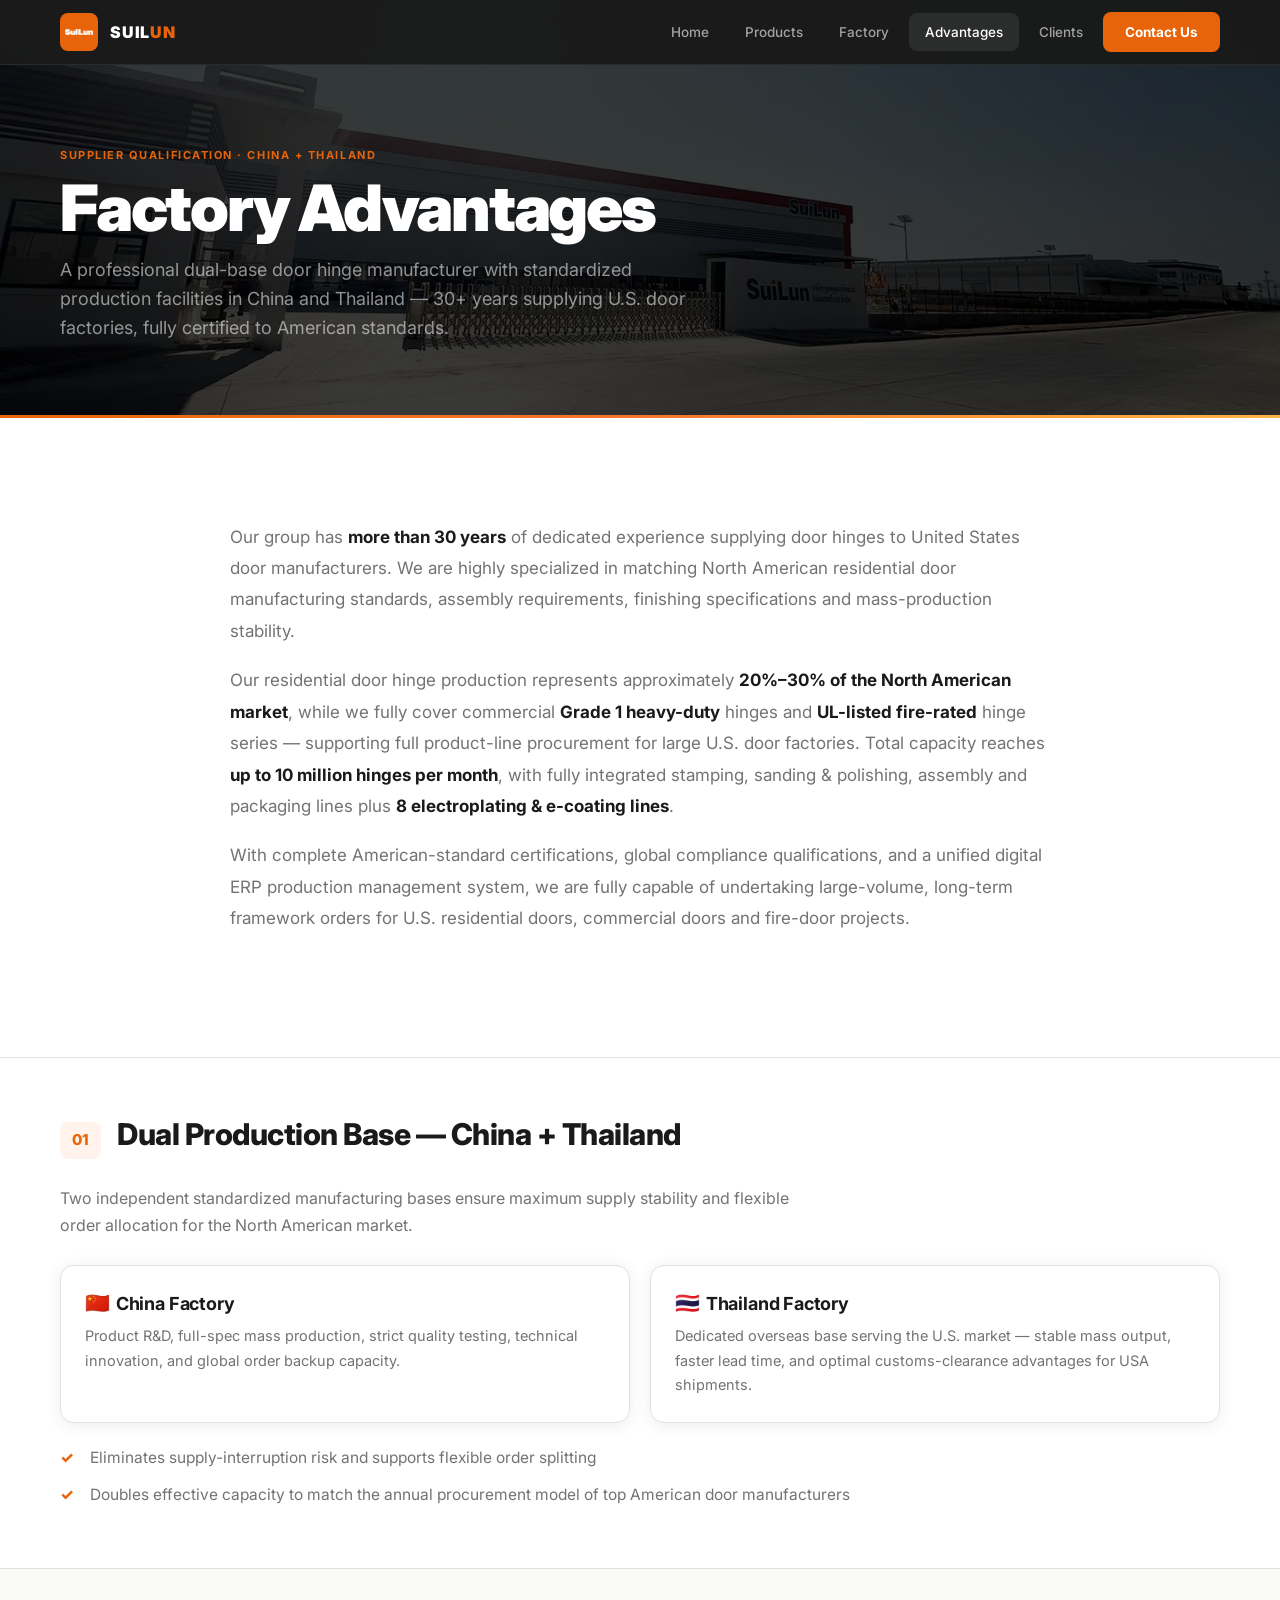
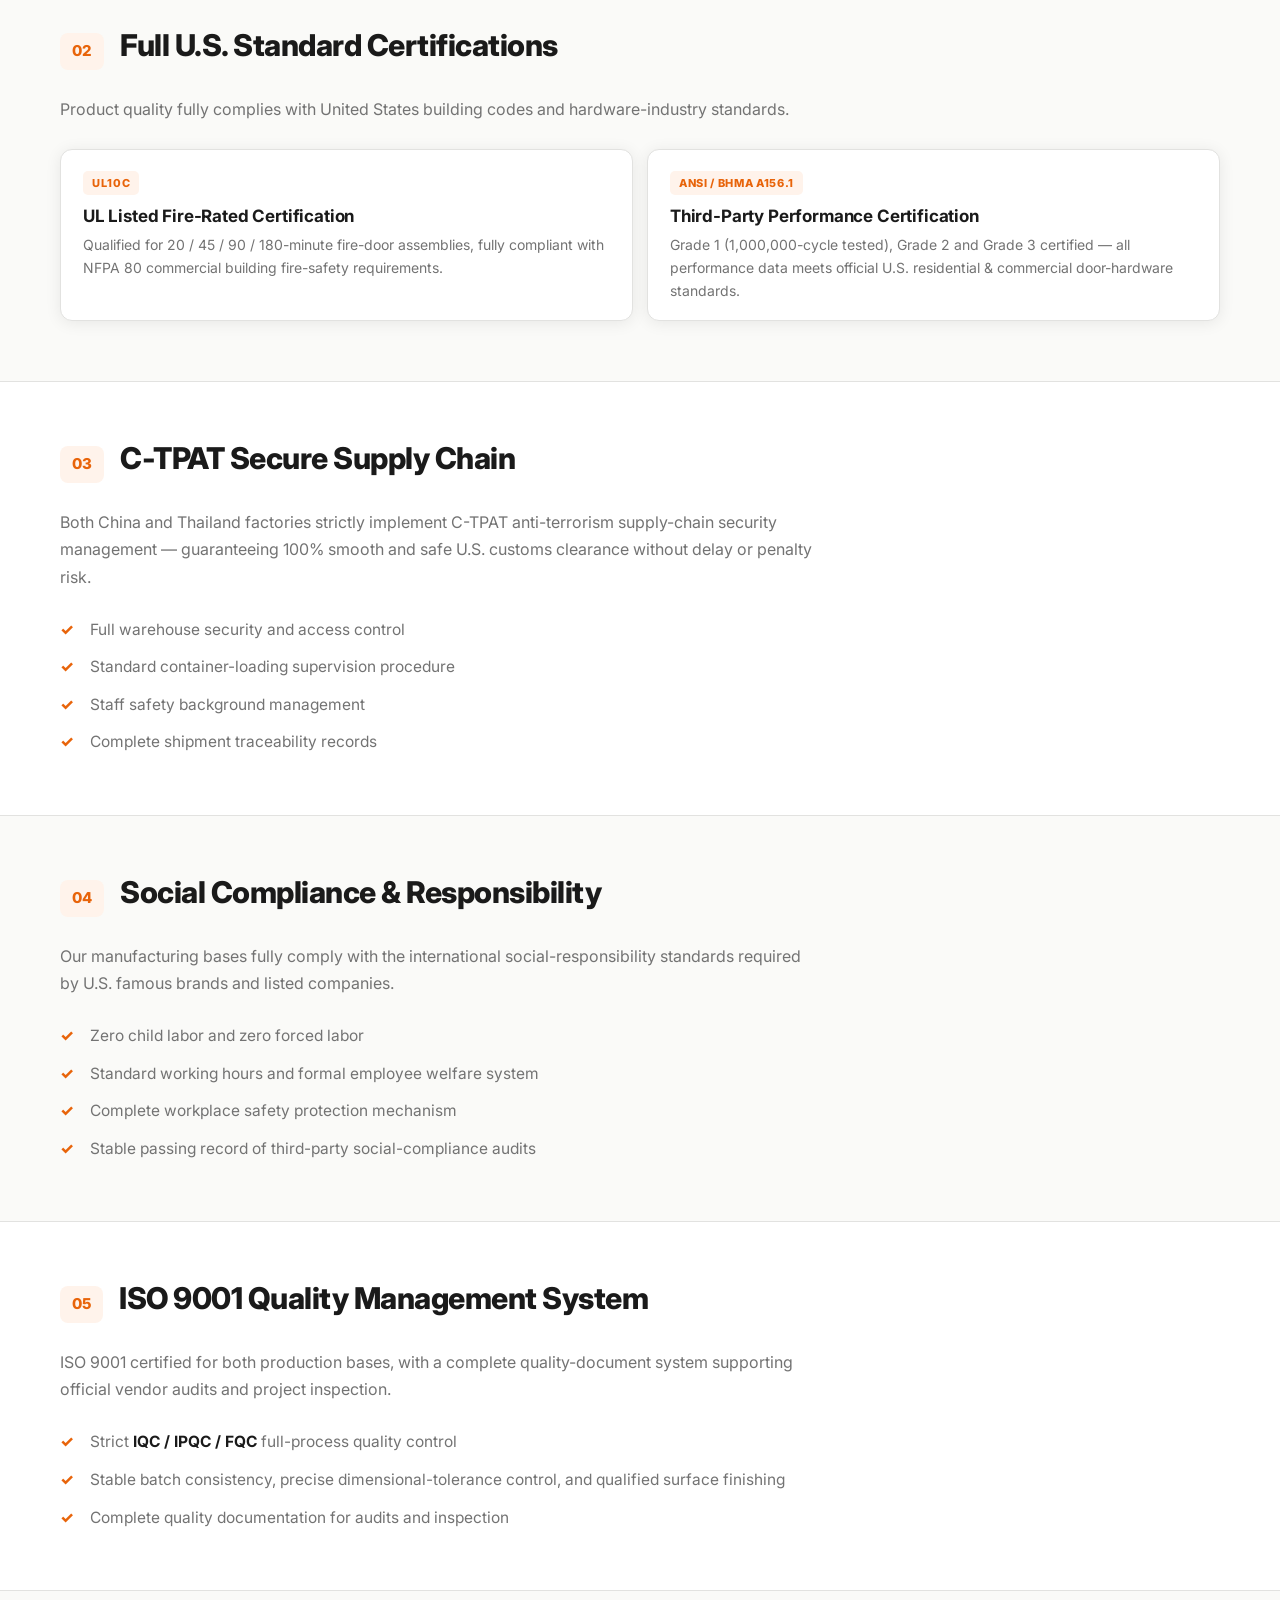
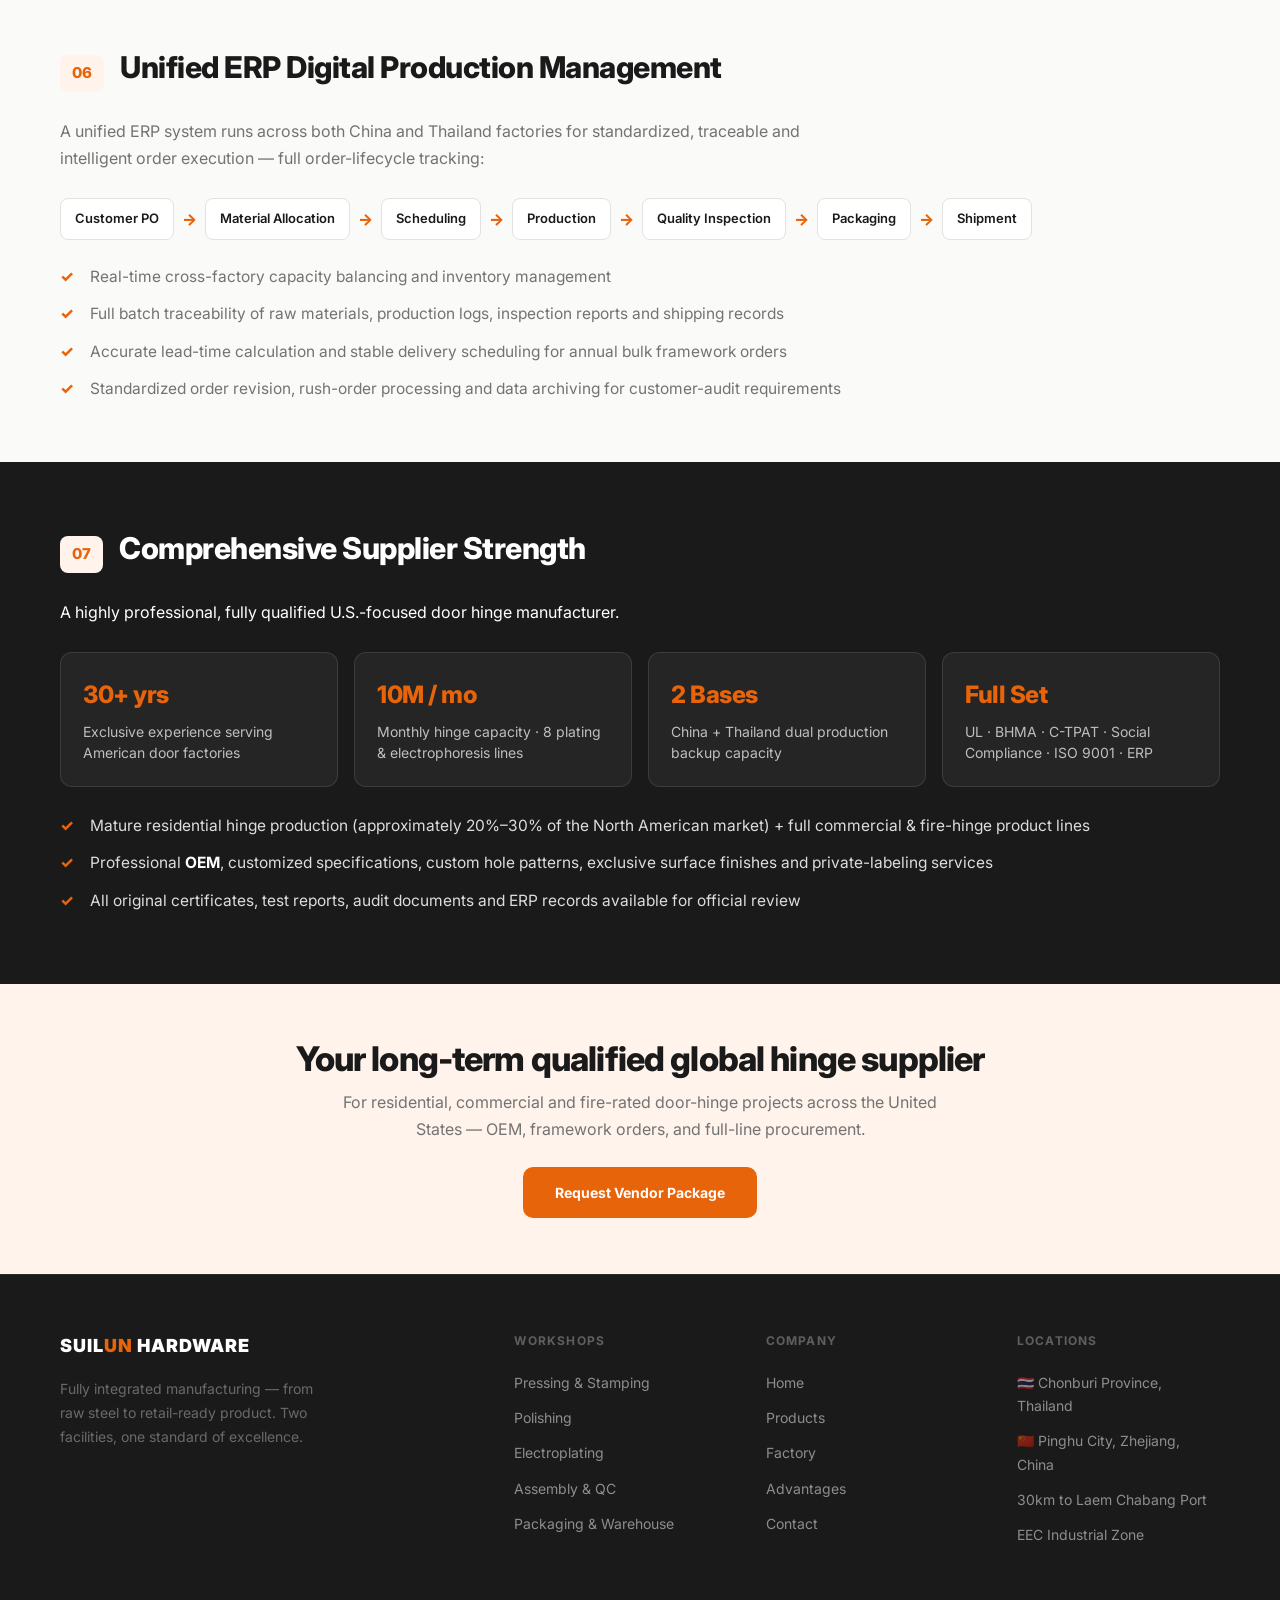
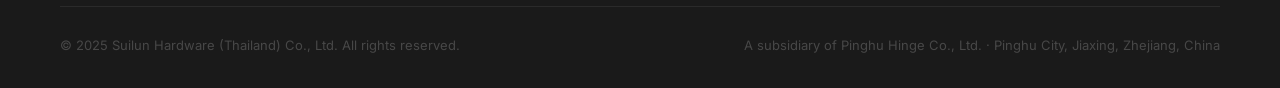
<file: advantages.html>
<!DOCTYPE html>
<html lang="en">
<head>
<meta charset="UTF-8">
<meta name="viewport" content="width=device-width, initial-scale=1.0">
<title>Advantages — Suilun Hardware</title>
<link rel="stylesheet" href="style.css">
<style>
/* PAGE HERO (same as factory) */
.page-hero { background: var(--dark); padding: 140px 0 72px; position: relative; overflow: hidden; }
.page-hero-bg { position: absolute; inset: 0; background-image: url('img/757dfbb52b981101c5790339cc6810e2.jpg'); background-size: cover; background-position: center; filter: brightness(0.22); }
.page-hero-content { position: relative; z-index: 2; }
.page-hero .eyebrow { color: var(--orange); }
.page-hero h1 { color: white; font-size: clamp(36px,5vw,64px); margin-bottom: 16px; }
.page-hero p { color: rgba(255,255,255,0.55); font-size: 18px; max-width: 640px; line-height: 1.6; }

/* INTRO */
.adv-intro { background: white; }
.adv-intro .wrap { max-width: 900px; }
.adv-intro p { color: var(--gray-500,#4A4A4A); font-size: 17px; line-height: 1.85; margin-bottom: 18px; }
.adv-intro strong { color: var(--dark); }

/* ADVANTAGE SECTIONS */
.adv-sec { padding: 60px 0; border-top: 1px solid var(--border); background: white; }
.adv-sec:nth-child(even) { background: var(--gray-50,#FAFAF8); }
.adv-head { display: flex; align-items: baseline; gap: 16px; margin-bottom: 26px; }
.adv-num { font-size: 15px; font-weight: 800; color: var(--orange); background: var(--orange-pale,#FFF3EB); border-radius: 8px; padding: 6px 12px; flex-shrink: 0; }
.adv-head h2 { font-size: clamp(22px,3vw,30px); color: var(--dark); letter-spacing: -0.5px; }
.adv-lead { color: var(--gray-500,#4A4A4A); font-size: 16px; line-height: 1.7; max-width: 760px; margin-bottom: 26px; }
.adv-grid { display: grid; grid-template-columns: 1fr 1fr; gap: 20px; }
@media(max-width:760px){ .adv-grid { grid-template-columns: 1fr; } }
.adv-card { border: 1.5px solid var(--border); border-radius: 14px; padding: 24px; background: white; box-shadow: var(--shadow); }
.adv-card h3 { font-size: 18px; color: var(--dark); margin-bottom: 8px; }
.adv-card h3 .flag { font-size: 20px; margin-right: 6px; }
.adv-card p { color: var(--gray-500,#4A4A4A); font-size: 14.5px; line-height: 1.7; }
.adv-list { list-style: none; padding: 0; margin: 0; display: grid; gap: 12px; }
.adv-list li { position: relative; padding-left: 30px; color: var(--gray-500,#4A4A4A); font-size: 15.5px; line-height: 1.65; }
.adv-list li::before { content: "✓"; position: absolute; left: 0; top: 0; color: var(--orange); font-weight: 800; }
.adv-list li b { color: var(--dark); }
.cert-badges { display: flex; flex-wrap: wrap; gap: 14px; margin-top: 6px; }
.cert-badge-lg { border: 1.5px solid var(--border); border-radius: 12px; padding: 18px 22px; background: white; box-shadow: var(--shadow); flex: 1; min-width: 260px; }
.cert-badge-lg .tag { display: inline-block; font-size: 11px; font-weight: 800; letter-spacing: .06em; color: var(--orange); background: var(--orange-pale,#FFF3EB); border-radius: 5px; padding: 3px 9px; margin-bottom: 10px; }
.cert-badge-lg h3 { font-size: 17px; color: var(--dark); margin-bottom: 6px; }
.cert-badge-lg p { color: var(--gray-500,#4A4A4A); font-size: 14px; line-height: 1.65; }
/* ERP flow */
.erp-flow { display: flex; flex-wrap: wrap; align-items: center; gap: 8px; margin: 18px 0 24px; }
.erp-step { background: white; border: 1.5px solid var(--border); border-radius: 8px; padding: 9px 14px; font-size: 13px; font-weight: 600; color: var(--dark); }
.erp-arrow { color: var(--orange); font-weight: 800; }
/* STRENGTH SUMMARY */
.strength-sec { background: var(--dark); padding: 70px 0; }
.strength-sec .adv-head h2, .strength-sec .adv-lead { color: white; }
.strength-grid { display: grid; grid-template-columns: repeat(4,1fr); gap: 16px; margin-top: 10px; }
@media(max-width:900px){ .strength-grid { grid-template-columns: 1fr 1fr; } }
.strength-card { background: rgba(255,255,255,0.05); border: 1px solid rgba(255,255,255,0.1); border-radius: 12px; padding: 22px; }
.strength-card .sv { font-size: 24px; font-weight: 800; color: var(--orange); margin-bottom: 6px; letter-spacing: -0.02em; }
.strength-card .sl { color: rgba(255,255,255,0.7); font-size: 14px; line-height: 1.55; }
/* CTA */
.adv-cta { background: var(--orange-pale,#FFF3EB); padding: 56px 0; text-align: center; }
.adv-cta h2 { font-size: clamp(24px,3vw,34px); color: var(--dark); margin-bottom: 12px; }
.adv-cta p { color: var(--gray-500,#4A4A4A); font-size: 16px; max-width: 620px; margin: 0 auto 24px; line-height: 1.7; }
.adv-cta .btn { display: inline-block; background: var(--orange); color: white; font-weight: 700; padding: 14px 32px; border-radius: 10px; text-decoration: none; }
</style>
</head>
<body>

<!-- NAV -->
<nav>
  <div class="wrap nav-wrap">
    <a href="index.html" class="logo">
      <div class="logo-icon">
        <img src="img/e153deb89362e9149286156237be7765.jpg" alt="Suilun" onerror="this.style.display='none'">
      </div>
      <span class="logo-name">SUIL<span>UN</span></span>
    </a>
    <div class="nav-menu">
      <a href="index.html">Home</a>
      <a href="products.html">Products</a>
      <a href="factory.html">Factory</a>
      <a href="advantages.html" class="active">Advantages</a>
      <a href="index.html#partners">Clients</a>
      <a href="index.html#contact" class="nav-cta">Contact Us</a>
    </div>
  </div>
</nav>

<!-- PAGE HERO -->
<div class="page-hero">
  <div class="page-hero-bg"></div>
  <div class="wrap page-hero-content">
    <span class="eyebrow">Supplier Qualification · China + Thailand</span>
    <h1>Factory Advantages</h1>
    <p>A professional dual-base door hinge manufacturer with standardized production facilities in China and Thailand — 30+ years supplying U.S. door factories, fully certified to American standards.</p>
  </div>
</div>
<div class="orange-rule"></div>

<!-- INTRO -->
<section class="adv-intro">
  <div class="wrap">
    <p class="reveal">Our group has <strong>more than 30 years</strong> of dedicated experience supplying door hinges to United States door manufacturers. We are highly specialized in matching North American residential door manufacturing standards, assembly requirements, finishing specifications and mass-production stability.</p>
    <p class="reveal">Our residential door hinge production represents approximately <strong>20%–30% of the North American market</strong>, while we fully cover commercial <strong>Grade 1 heavy-duty</strong> hinges and <strong>UL-listed fire-rated</strong> hinge series — supporting full product-line procurement for large U.S. door factories. Total capacity reaches <strong>up to 10 million hinges per month</strong>, with fully integrated stamping, sanding &amp; polishing, assembly and packaging lines plus <strong>8 electroplating &amp; e-coating lines</strong>.</p>
    <p class="reveal">With complete American-standard certifications, global compliance qualifications, and a unified digital ERP production management system, we are fully capable of undertaking large-volume, long-term framework orders for U.S. residential doors, commercial doors and fire-door projects.</p>
  </div>
</section>

<!-- 1. DUAL BASE -->
<section class="adv-sec">
  <div class="wrap">
    <div class="adv-head reveal"><span class="adv-num">01</span><h2>Dual Production Base — China + Thailand</h2></div>
    <p class="adv-lead reveal">Two independent standardized manufacturing bases ensure maximum supply stability and flexible order allocation for the North American market.</p>
    <div class="adv-grid">
      <div class="adv-card reveal"><h3><span class="flag">🇨🇳</span>China Factory</h3><p>Product R&amp;D, full-spec mass production, strict quality testing, technical innovation, and global order backup capacity.</p></div>
      <div class="adv-card reveal"><h3><span class="flag">🇹🇭</span>Thailand Factory</h3><p>Dedicated overseas base serving the U.S. market — stable mass output, faster lead time, and optimal customs-clearance advantages for USA shipments.</p></div>
    </div>
    <ul class="adv-list reveal" style="margin-top:22px">
      <li>Eliminates supply-interruption risk and supports flexible order splitting</li>
      <li>Doubles effective capacity to match the annual procurement model of top American door manufacturers</li>
    </ul>
  </div>
</section>

<!-- 2. US CERTIFICATIONS -->
<section class="adv-sec">
  <div class="wrap">
    <div class="adv-head reveal"><span class="adv-num">02</span><h2>Full U.S. Standard Certifications</h2></div>
    <p class="adv-lead reveal">Product quality fully complies with United States building codes and hardware-industry standards.</p>
    <div class="cert-badges">
      <div class="cert-badge-lg reveal"><span class="tag">UL10C</span><h3>UL Listed Fire-Rated Certification</h3><p>Qualified for 20 / 45 / 90 / 180-minute fire-door assemblies, fully compliant with NFPA 80 commercial building fire-safety requirements.</p></div>
      <div class="cert-badge-lg reveal"><span class="tag">ANSI / BHMA A156.1</span><h3>Third-Party Performance Certification</h3><p>Grade 1 (1,000,000-cycle tested), Grade 2 and Grade 3 certified — all performance data meets official U.S. residential &amp; commercial door-hardware standards.</p></div>
    </div>
  </div>
</section>

<!-- 3. C-TPAT -->
<section class="adv-sec">
  <div class="wrap">
    <div class="adv-head reveal"><span class="adv-num">03</span><h2>C-TPAT Secure Supply Chain</h2></div>
    <p class="adv-lead reveal">Both China and Thailand factories strictly implement C-TPAT anti-terrorism supply-chain security management — guaranteeing 100% smooth and safe U.S. customs clearance without delay or penalty risk.</p>
    <ul class="adv-list reveal">
      <li>Full warehouse security and access control</li>
      <li>Standard container-loading supervision procedure</li>
      <li>Staff safety background management</li>
      <li>Complete shipment traceability records</li>
    </ul>
  </div>
</section>

<!-- 4. SOCIAL COMPLIANCE -->
<section class="adv-sec">
  <div class="wrap">
    <div class="adv-head reveal"><span class="adv-num">04</span><h2>Social Compliance &amp; Responsibility</h2></div>
    <p class="adv-lead reveal">Our manufacturing bases fully comply with the international social-responsibility standards required by U.S. famous brands and listed companies.</p>
    <ul class="adv-list reveal">
      <li>Zero child labor and zero forced labor</li>
      <li>Standard working hours and formal employee welfare system</li>
      <li>Complete workplace safety protection mechanism</li>
      <li>Stable passing record of third-party social-compliance audits</li>
    </ul>
  </div>
</section>

<!-- 5. ISO 9001 -->
<section class="adv-sec">
  <div class="wrap">
    <div class="adv-head reveal"><span class="adv-num">05</span><h2>ISO 9001 Quality Management System</h2></div>
    <p class="adv-lead reveal">ISO 9001 certified for both production bases, with a complete quality-document system supporting official vendor audits and project inspection.</p>
    <ul class="adv-list reveal">
      <li>Strict <b>IQC / IPQC / FQC</b> full-process quality control</li>
      <li>Stable batch consistency, precise dimensional-tolerance control, and qualified surface finishing</li>
      <li>Complete quality documentation for audits and inspection</li>
    </ul>
  </div>
</section>

<!-- 6. ERP -->
<section class="adv-sec">
  <div class="wrap">
    <div class="adv-head reveal"><span class="adv-num">06</span><h2>Unified ERP Digital Production Management</h2></div>
    <p class="adv-lead reveal">A unified ERP system runs across both China and Thailand factories for standardized, traceable and intelligent order execution — full order-lifecycle tracking:</p>
    <div class="erp-flow reveal">
      <span class="erp-step">Customer PO</span><span class="erp-arrow">→</span>
      <span class="erp-step">Material Allocation</span><span class="erp-arrow">→</span>
      <span class="erp-step">Scheduling</span><span class="erp-arrow">→</span>
      <span class="erp-step">Production</span><span class="erp-arrow">→</span>
      <span class="erp-step">Quality Inspection</span><span class="erp-arrow">→</span>
      <span class="erp-step">Packaging</span><span class="erp-arrow">→</span>
      <span class="erp-step">Shipment</span>
    </div>
    <ul class="adv-list reveal">
      <li>Real-time cross-factory capacity balancing and inventory management</li>
      <li>Full batch traceability of raw materials, production logs, inspection reports and shipping records</li>
      <li>Accurate lead-time calculation and stable delivery scheduling for annual bulk framework orders</li>
      <li>Standardized order revision, rush-order processing and data archiving for customer-audit requirements</li>
    </ul>
  </div>
</section>

<!-- 7. STRENGTH SUMMARY -->
<section class="strength-sec">
  <div class="wrap">
    <div class="adv-head reveal"><span class="adv-num">07</span><h2>Comprehensive Supplier Strength</h2></div>
    <p class="adv-lead reveal">A highly professional, fully qualified U.S.-focused door hinge manufacturer.</p>
    <div class="strength-grid">
      <div class="strength-card reveal"><div class="sv">30+ yrs</div><div class="sl">Exclusive experience serving American door factories</div></div>
      <div class="strength-card reveal"><div class="sv">10M / mo</div><div class="sl">Monthly hinge capacity · 8 plating &amp; electrophoresis lines</div></div>
      <div class="strength-card reveal"><div class="sv">2 Bases</div><div class="sl">China + Thailand dual production backup capacity</div></div>
      <div class="strength-card reveal"><div class="sv">Full Set</div><div class="sl">UL · BHMA · C-TPAT · Social Compliance · ISO 9001 · ERP</div></div>
    </div>
    <ul class="adv-list reveal" style="margin-top:26px">
      <li style="color:rgba(255,255,255,0.85)">Mature residential hinge production (approximately 20%–30% of the North American market) + full commercial &amp; fire-hinge product lines</li>
      <li style="color:rgba(255,255,255,0.85)">Professional <b style="color:#fff">OEM</b>, customized specifications, custom hole patterns, exclusive surface finishes and private-labeling services</li>
      <li style="color:rgba(255,255,255,0.85)">All original certificates, test reports, audit documents and ERP records available for official review</li>
    </ul>
  </div>
</section>

<!-- CTA -->
<section class="adv-cta">
  <div class="wrap">
    <h2>Your long-term qualified global hinge supplier</h2>
    <p>For residential, commercial and fire-rated door-hinge projects across the United States — OEM, framework orders, and full-line procurement.</p>
    <a class="btn" href="index.html#contact">Request Vendor Package</a>
  </div>
</section>

<!-- FOOTER -->
<footer>
  <div class="wrap">
    <div class="footer-grid">
      <div class="footer-brand">
        <span class="logo-name">SUIL<span style="color:var(--orange)">UN</span> HARDWARE</span>
        <p>Fully integrated manufacturing — from raw steel to retail-ready product. Two facilities, one standard of excellence.</p>
      </div>
      <div class="footer-col">
        <h4>Workshops</h4>
        <a href="#">Pressing & Stamping</a>
        <a href="#">Polishing</a>
        <a href="#">Electroplating</a>
        <a href="#">Assembly & QC</a>
        <a href="#">Packaging & Warehouse</a>
      </div>
      <div class="footer-col">
        <h4>Company</h4>
        <a href="index.html">Home</a>
        <a href="products.html">Products</a>
        <a href="factory.html">Factory</a>
        <a href="advantages.html">Advantages</a>
        <a href="index.html#contact">Contact</a>
      </div>
      <div class="footer-col">
        <h4>Locations</h4>
        <a href="#">🇹🇭 Chonburi Province, Thailand</a>
        <a href="#">🇨🇳 Pinghu City, Zhejiang, China</a>
        <a href="#">30km to Laem Chabang Port</a>
        <a href="#">EEC Industrial Zone</a>
      </div>
    </div>
    <div class="footer-bottom">
      <p>© 2025 Suilun Hardware (Thailand) Co., Ltd. All rights reserved.</p>
      <p>A subsidiary of Pinghu Hinge Co., Ltd. · Pinghu City, Jiaxing, Zhejiang, China</p>
    </div>
  </div>
</footer>

<script>
const obs = new IntersectionObserver(els => els.forEach(e => { if(e.isIntersecting) e.target.classList.add('visible'); }), { threshold: 0.08, rootMargin: '0px 0px -40px 0px' });
document.querySelectorAll('.reveal').forEach(el => obs.observe(el));
</script>
</body>
</html>
</file>
<file: style.css>
/* ── SUILUN HARDWARE — SHARED STYLES ─────────────────── */
@import url('https://fonts.googleapis.com/css2?family=Inter:wght@300;400;500;600;700;800;900&display=swap');

:root {
  --orange:     #E8640A;
  --orange-d:   #c8540a;
  --orange-l:   #F4762A;
  --orange-pale:#FFF3EB;
  --dark:       #1A1A1A;
  --dark2:      #2D2D2D;
  --gray-700:   #4A4A4A;
  --gray-500:   #737373;
  --gray-400:   #9A9A9A;
  --gray-200:   #E8E8E8;
  --gray-100:   #F4F4F2;
  --gray-50:    #FAFAF8;
  --white:      #FFFFFF;
  --border:     #E2E2E0;
  --r:          10px;
  --r2:         18px;
  --shadow:     0 2px 16px rgba(0,0,0,0.08);
  --shadow-lg:  0 12px 48px rgba(0,0,0,0.14);
  --font:       'Inter', system-ui, -apple-system, sans-serif;
}

*, *::before, *::after { margin: 0; padding: 0; box-sizing: border-box; }
html { scroll-behavior: smooth; }
body {
  font-family: var(--font);
  color: var(--dark);
  background: var(--white);
  line-height: 1.65;
  -webkit-font-smoothing: antialiased;
}
img { display: block; max-width: 100%; }
a { color: inherit; text-decoration: none; }

/* ── TYPOGRAPHY ─────────────────────────────── */
.eyebrow {
  display: inline-block;
  font-size: 11px; font-weight: 700; letter-spacing: 0.14em;
  text-transform: uppercase; color: var(--orange);
  margin-bottom: 12px;
}
h1 { font-size: clamp(40px,5.5vw,80px); font-weight: 900; letter-spacing: -0.035em; line-height: 1.0; }
h2 { font-size: clamp(30px,3.8vw,52px); font-weight: 800; letter-spacing: -0.025em; line-height: 1.1; }
h3 { font-size: clamp(18px,2.2vw,24px); font-weight: 700; letter-spacing: -0.01em; line-height: 1.3; }
.lead { font-size: clamp(16px,1.8vw,19px); color: var(--gray-500); line-height: 1.7; }

/* ── LAYOUT ─────────────────────────────────── */
.wrap { max-width: 1240px; margin: 0 auto; padding: 0 40px; }
section { padding: 104px 0; }
.section-head { margin-bottom: 64px; }
@media(max-width:640px) {
  .wrap { padding: 0 20px; }
  section { padding: 72px 0; }
  .section-head { margin-bottom: 44px; }
}

/* ── NAV ─────────────────────────────────────── */
nav {
  position: fixed; top: 0; left: 0; right: 0; z-index: 999;
  background: rgba(26,26,26,0.95);
  backdrop-filter: blur(24px);
  border-bottom: 1px solid rgba(255,255,255,0.07);
  transition: background 0.3s;
}
.nav-wrap { display: flex; align-items: center; justify-content: space-between; height: 64px; }
.logo { display: flex; align-items: center; gap: 12px; }
.logo-icon {
  width: 38px; height: 38px; background: var(--orange);
  border-radius: 8px; display: flex; align-items: center; justify-content: center;
}
.logo-icon img { width: 28px; height: 28px; object-fit: contain; filter: brightness(0) invert(1); }
.logo-icon svg { width: 22px; height: 22px; fill: white; }
.logo-name { font-size: 16px; font-weight: 900; color: white; letter-spacing: 0.05em; }
.logo-name span { color: var(--orange); }
.nav-menu { display: flex; align-items: center; gap: 4px; }
.nav-menu a {
  padding: 8px 16px; border-radius: 8px;
  font-size: 13.5px; font-weight: 500; color: rgba(255,255,255,0.6);
  transition: all 0.2s;
}
.nav-menu a:hover, .nav-menu a.active { color: white; background: rgba(255,255,255,0.08); }
.nav-cta {
  background: var(--orange) !important;
  color: white !important;
  font-weight: 700 !important;
  padding: 9px 22px !important;
}
.nav-cta:hover { background: var(--orange-l) !important; }
@media(max-width:768px) { .nav-menu { display: none; } }

/* ── BUTTONS ─────────────────────────────────── */
.btn {
  display: inline-flex; align-items: center; gap: 8px;
  padding: 14px 28px; border-radius: var(--r);
  font-size: 14px; font-weight: 700; cursor: pointer;
  transition: all 0.2s; border: none;
}
.btn-primary { background: var(--orange); color: white; }
.btn-primary:hover { background: var(--orange-d); transform: translateY(-1px); box-shadow: 0 6px 20px rgba(232,100,10,0.35); }
.btn-outline {
  background: transparent; color: white;
  border: 1.5px solid rgba(255,255,255,0.25);
}
.btn-outline:hover { border-color: white; background: rgba(255,255,255,0.08); }
.btn-outline-dark {
  background: transparent; color: var(--dark);
  border: 1.5px solid var(--border);
}
.btn-outline-dark:hover { border-color: var(--orange); color: var(--orange); }

/* ── ORANGE RULE ─────────────────────────────── */
.orange-rule { height: 3px; background: linear-gradient(90deg, var(--orange), var(--orange-l), #FFB347); }

/* ── FOOTER ──────────────────────────────────── */
footer {
  background: var(--dark); border-top: 1px solid rgba(255,255,255,0.07);
  padding: 56px 0 32px;
}
.footer-grid {
  display: grid; grid-template-columns: 2fr 1fr 1fr 1fr; gap: 48px;
  margin-bottom: 48px;
}
@media(max-width:900px) { .footer-grid { grid-template-columns: 1fr 1fr; gap: 32px; } }
@media(max-width:560px) { .footer-grid { grid-template-columns: 1fr; } }
.footer-brand .logo-name { font-size: 18px; margin-bottom: 16px; display: block; }
.footer-brand p { font-size: 14px; color: rgba(255,255,255,0.35); line-height: 1.7; max-width: 260px; }
.footer-col h4 { font-size: 12px; font-weight: 700; letter-spacing: 0.1em; text-transform: uppercase; color: rgba(255,255,255,0.3); margin-bottom: 20px; }
.footer-col a { display: block; font-size: 14px; color: rgba(255,255,255,0.5); margin-bottom: 12px; transition: color 0.2s; }
.footer-col a:hover { color: var(--orange); }
.footer-bottom {
  border-top: 1px solid rgba(255,255,255,0.07);
  padding-top: 28px;
  display: flex; align-items: center; justify-content: space-between; flex-wrap: wrap; gap: 12px;
}
.footer-bottom p { font-size: 13px; color: rgba(255,255,255,0.2); }

/* ── REVEAL ANIMATION ────────────────────────── */
.reveal { opacity: 0; transform: translateY(28px); transition: opacity 0.65s ease, transform 0.65s ease; }
.reveal.visible { opacity: 1; transform: translateY(0); }
.d1 { transition-delay: 0.08s; } .d2 { transition-delay: 0.16s; } .d3 { transition-delay: 0.24s; } .d4 { transition-delay: 0.32s; }

/* ── SHARED CARD ─────────────────────────────── */
.card {
  background: white; border: 1.5px solid var(--border);
  border-radius: var(--r2); overflow: hidden;
  transition: all 0.25s;
}
.card:hover { border-color: var(--orange); box-shadow: var(--shadow-lg); transform: translateY(-3px); }
</file>
